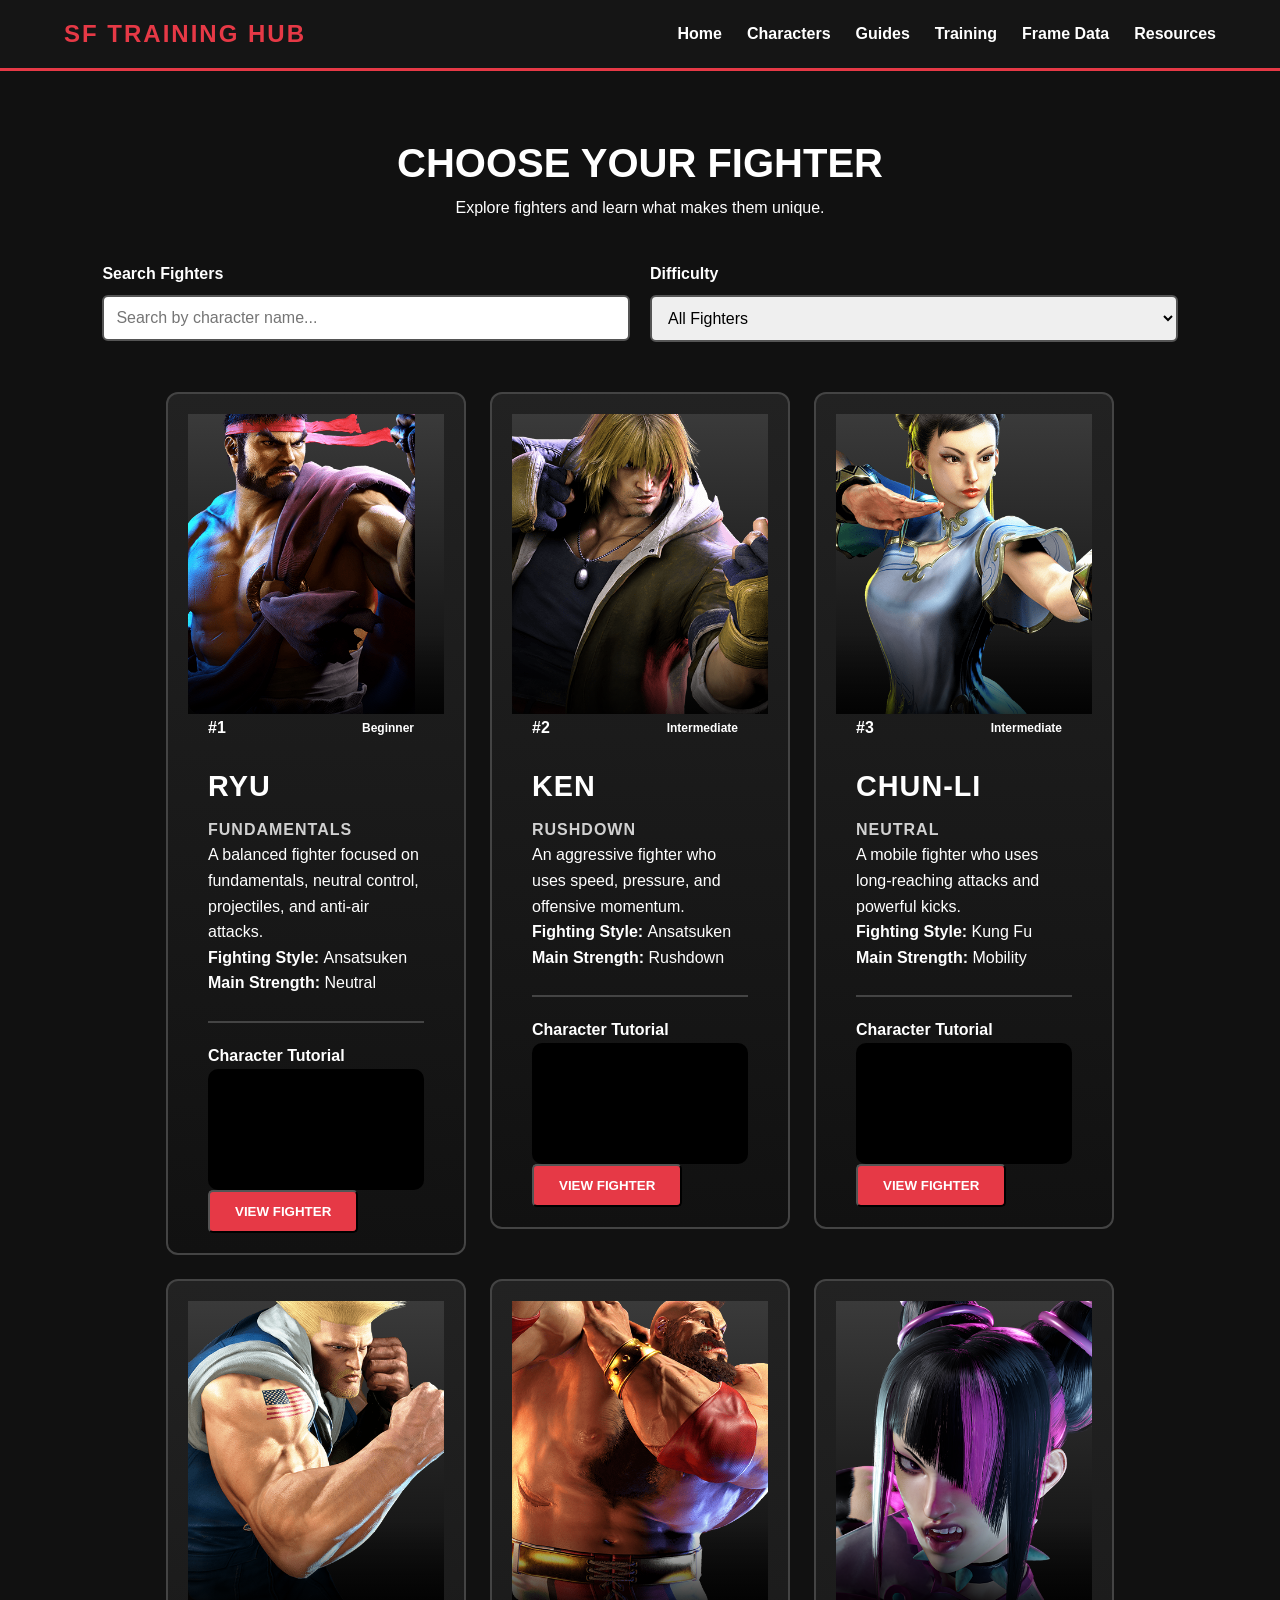
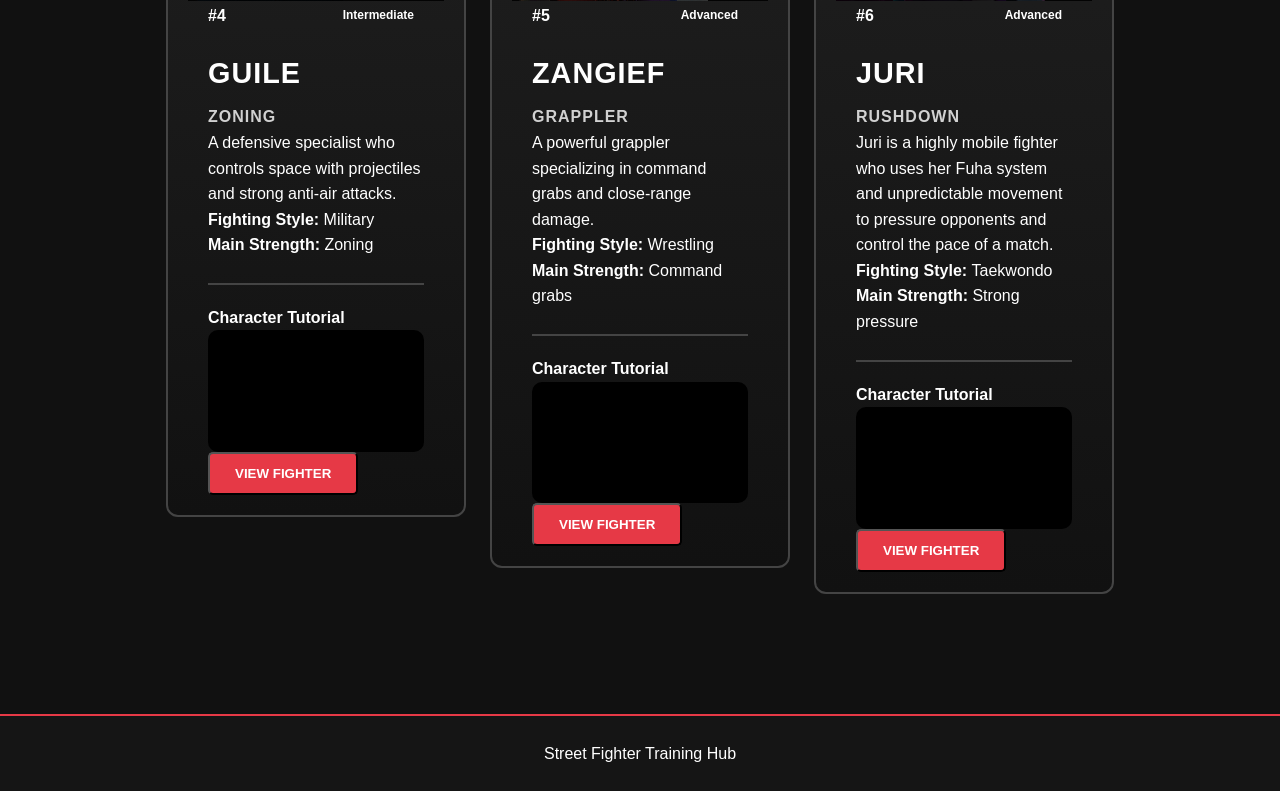
<file: characters.html>
<!DOCTYPE html>
<html lang="en">

<head>

    <meta charset="UTF-8">

    <meta
        name="viewport"
        content="width=device-width, initial-scale=1.0"
    >

    <title>Characters | SF Training Hub</title>

    <link
        rel="stylesheet"
        href="css/style.css"
    >

</head>

<body>


    <!-- Navigation -->

    <nav class="navbar">

        <div class="logo">
            SF TRAINING HUB
        </div>

        <ul class="nav-links">

            <li>
                <a href="index.html">
                    Home
                </a>
            </li>

            <li>
                <a href="characters.html">
                    Characters
                </a>
            </li>

            <li>
                <a href="guides.html">
                    Guides
                </a>
            </li>

            <li>
                <a href="training.html">
                    Training
                </a>
            </li>
<li>
    <a href="frame-data.html">
        Frame Data
    </a>
    <li>
    <a href="external.html">
        Resources
    </a>
</li>
</li>
        </ul>

    </nav>


    <!-- Character Section -->

    <main class="section">

        <div class="section-title">

            <h2>
                Choose Your Fighter
            </h2>

            <p>
                Explore fighters and learn
                what makes them unique.
            </p>

        </div>


      <!-- Character Search -->

<section class="character-controls">

    <div class="character-search">

        <label for="character-search">
            Search Fighters
        </label>

        <input
            type="text"
            id="character-search"
            placeholder="Search by character name..."
        >

    </div>


    <div class="character-filter">

        <label for="difficulty-filter">
            Difficulty
        </label>

        <select id="difficulty-filter">

            <option value="all">
                All Fighters
            </option>

            <option value="Beginner">
                Beginner
            </option>

            <option value="Intermediate">
                Intermediate
            </option>

            <option value="Advanced">
                Advanced
            </option>

        </select>

    </div>

</section>


<!-- JavaScript will put characters here -->

<div
    id="character-container"
    class="card-grid"
>

</div>


<!-- Character Details Modal -->

<div
    id="character-modal"
    class="character-modal"
>

    <div
        id="character-modal-content"
        class="modal-content"
    >

    </div>

</div>

    </main>


    <footer>

        <p>
            Street Fighter Training Hub
        </p>

    </footer>


    <script src="js/api.js"></script>

<script src="js/characters.js"></script>

</body>

</html>
</file>
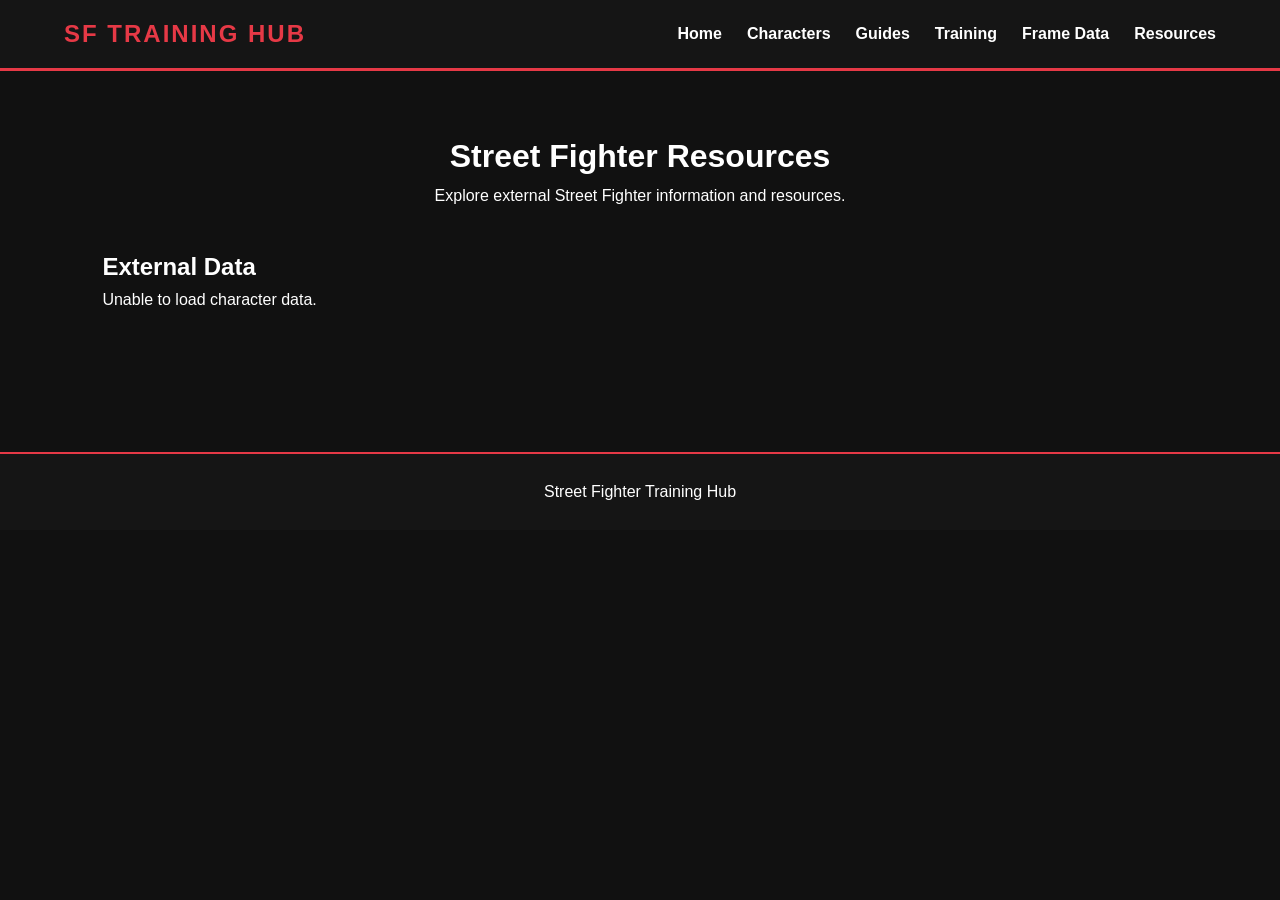
<file: external.html>
<!DOCTYPE html>
<html lang="en">

<head>

    <meta charset="UTF-8">

    <meta
        name="viewport"
        content="width=device-width, initial-scale=1.0"
    >

    <title>
        SF Resources | SF Training Hub
    </title>

    <link
        rel="stylesheet"
        href="css/style.css"
    >

</head>


<body>


    <!-- ================================
         NAVIGATION
    ================================= -->

    <nav class="navbar">

        <div class="logo">
            SF TRAINING HUB
        </div>


        <ul class="nav-links">

            <li>
                <a href="index.html">
                    Home
                </a>
            </li>


            <li>
                <a href="characters.html">
                    Characters
                </a>
            </li>


            <li>
                <a href="guides.html">
                    Guides
                </a>
            </li>


            <li>
                <a href="training.html">
                    Training
                </a>
            </li>


            <li>
                <a href="frame-data.html">
                    Frame Data
                </a>
            </li>


            <li>
                <a href="external.html">
                    Resources
                </a>
            </li>

        </ul>

    </nav>


    <!-- ================================
         MAIN CONTENT
    ================================= -->

    <main class="section">


        <div class="section-title">

            <h1>
                Street Fighter Resources
            </h1>


            <p>
                Explore external Street Fighter
                information and resources.
            </p>

        </div>


        <!-- ================================
             API STATUS
        ================================= -->

        <section class="resource-section">

            <h2>
                External Data
            </h2>


            <p id="api-status">

                Loading external data...

            </p>


            <div
                id="external-data-container"
                class="card-grid"
            >

            </div>

        </section>


    </main>


    <!-- ================================
         FOOTER
    ================================= -->

    <footer>

        <p>
            Street Fighter Training Hub
        </p>

    </footer>


    <!-- ================================
         JAVASCRIPT
    ================================= -->

    <script src="js/external.js"></script>


</body>

</html>
</file>
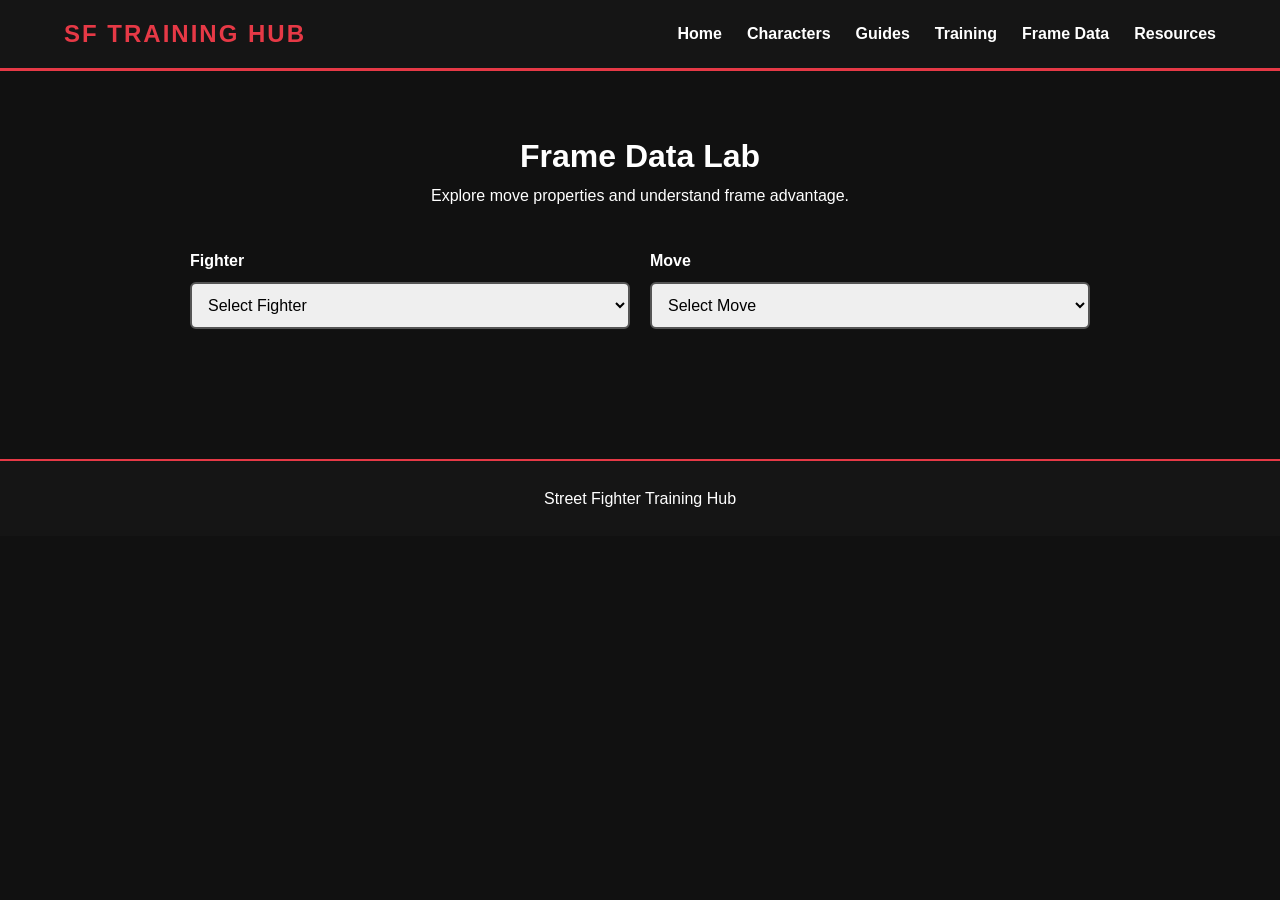
<file: frame-data.html>
<!DOCTYPE html>
<html lang="en">

<head>

    <meta charset="UTF-8">

    <meta
        name="viewport"
        content="width=device-width, initial-scale=1.0"
    >

    <title>
        Frame Data | SF Training Hub
    </title>

    <link
        rel="stylesheet"
        href="css/style.css"
    >

</head>


<body>


    <!-- ================================
         NAVIGATION
    ================================= -->

    <nav class="navbar">

        <div class="logo">
            SF TRAINING HUB
        </div>


        <ul class="nav-links">

            <li>
                <a href="index.html">
                    Home
                </a>
            </li>


            <li>
                <a href="characters.html">
                    Characters
                </a>
            </li>


            <li>
                <a href="guides.html">
                    Guides
                </a>
            </li>


            <li>
                <a href="training.html">
                    Training
                </a>
            </li>


            <li>
                <a href="frame-data.html">
                    Frame Data
                </a>
                <li>
    <a href="external.html">
        Resources
    </a>
</li>
            </li>

        </ul>

    </nav>


    <!-- ================================
         MAIN CONTENT
    ================================= -->

    <main class="section">


        <!-- ================================
             PAGE TITLE
        ================================= -->

        <div class="section-title">

            <h1>
                Frame Data Lab
            </h1>


            <p>
                Explore move properties and
                understand frame advantage.
            </p>

        </div>


        <!-- ================================
             CHARACTER AND MOVE CONTROLS
        ================================= -->

        <section class="frame-controls">


            <!-- Fighter -->

            <div class="frame-control">

                <label for="frame-character">

                    Fighter

                </label>


                <select id="frame-character">

                    <option value="">
                        Select Fighter
                    </option>

                </select>

            </div>


            <!-- Move -->

            <div class="frame-control">

                <label for="frame-move">

                    Move

                </label>


                <select id="frame-move">

                    <option value="">
                        Select Move
                    </option>

                </select>

            </div>


        </section>


        <!-- ================================
             FRAME DATA RESULT
        ================================= -->

        <section
            id="frame-result"
            class="frame-result hidden"
        >


            <!-- Move Title -->

            <h2 id="frame-move-name">

                Move

            </h2>


            <p id="frame-move-type">

                Normal

            </p>


            <!-- ================================
                 FRAME STATISTICS
            ================================= -->

            <div class="frame-stat-grid">


                <!-- Startup -->

                <div class="frame-stat">

                    <span>
                        Startup
                    </span>


                    <strong
                        id="startup-value"
                    >
                        -
                    </strong>

                </div>


                <!-- Active -->

                <div class="frame-stat">

                    <span>
                        Active
                    </span>


                    <strong
                        id="active-value"
                    >
                        -
                    </strong>

                </div>


                <!-- Recovery -->

                <div class="frame-stat">

                    <span>
                        Recovery
                    </span>


                    <strong
                        id="recovery-value"
                    >
                        -
                    </strong>

                </div>


                <!-- On Hit -->

                <div class="frame-stat">

                    <span>
                        On Hit
                    </span>


                    <strong
                        id="hit-value"
                    >
                        -
                    </strong>

                </div>


                <!-- On Block -->

                <div class="frame-stat">

                    <span>
                        On Block
                    </span>


                    <strong
                        id="block-value"
                    >
                        -
                    </strong>

                </div>


            </div>


            <!-- ================================
                 VISUAL BAR CHART
            ================================= -->

            <div class="frame-chart-section">

                <h2>
                    Frame Visualization
                </h2>


                <div class="frame-bars">


                    <!-- Startup Bar -->

                    <div class="frame-bar-row">

                        <span>
                            Startup
                        </span>


                        <div class="frame-bar">

                            <div
                                id="startup-bar"
                                class="frame-bar-fill"
                            >

                            </div>

                        </div>


                        <strong
                            id="startup-chart-value"
                        >
                            0
                        </strong>

                    </div>


                    <!-- Active Bar -->

                    <div class="frame-bar-row">

                        <span>
                            Active
                        </span>


                        <div class="frame-bar">

                            <div
                                id="active-bar"
                                class="frame-bar-fill"
                            >

                            </div>

                        </div>


                        <strong
                            id="active-chart-value"
                        >
                            0
                        </strong>

                    </div>


                    <!-- Recovery Bar -->

                    <div class="frame-bar-row">

                        <span>
                            Recovery
                        </span>


                        <div class="frame-bar">

                            <div
                                id="recovery-bar"
                                class="frame-bar-fill"
                            >

                            </div>

                        </div>


                        <strong
                            id="recovery-chart-value"
                        >
                            0
                        </strong>

                    </div>


                </div>

            </div>


            <!-- ================================
                 FRAME TIMELINE
            ================================= -->

            <section
                class="frame-timeline-section"
            >

                <h2>
                    Frame Timeline
                </h2>


                <p class="timeline-description">

                    A visual representation of the
                    move's startup, active, and
                    recovery frames.

                </p>


                <!-- Timeline -->

                <div class="timeline">


                    <!-- Timeline Scale -->

                    <div class="timeline-scale">

                        <span>
                            0
                        </span>

                        <span>
                            5
                        </span>

                        <span>
                            10
                        </span>

                        <span>
                            15
                        </span>

                        <span>
                            20
                        </span>

                    </div>


                    <!-- Startup -->

                    <div class="timeline-row">

                        <span class="timeline-label">

                            Startup

                        </span>


                        <div class="timeline-track">

                            <div
                                id="timeline-startup"
                                class="timeline-segment startup-segment"
                            >

                            </div>

                        </div>

                    </div>


                    <!-- Active -->

                    <div class="timeline-row">

                        <span class="timeline-label">

                            Active

                        </span>


                        <div class="timeline-track">

                            <div
                                id="timeline-active"
                                class="timeline-segment active-segment"
                            >

                            </div>

                        </div>

                    </div>


                    <!-- Recovery -->

                    <div class="timeline-row">

                        <span class="timeline-label">

                            Recovery

                        </span>


                        <div class="timeline-track">

                            <div
                                id="timeline-recovery"
                                class="timeline-segment recovery-segment"
                            >

                            </div>

                        </div>

                    </div>


                </div>

            </section>


            <!-- ================================
                 FRAME DATA EXPLANATION
            ================================= -->

            <section class="frame-explanation">

                <h2>
                    Understanding Frame Data
                </h2>


                <p>
                    Frame data describes how long
                    different parts of an attack take
                    to happen. Understanding these
                    values can help players determine
                    when they can attack, defend, or
                    punish an opponent.
                </p>


                <div class="explanation-grid">


                    <!-- Startup -->

                    <article class="explanation-card">

                        <h3>
                            Startup
                        </h3>


                        <p>

                            The number of frames before
                            the attack becomes active.

                            Lower startup values
                            generally mean the attack
                            comes out faster.

                        </p>

                    </article>


                    <!-- Active -->

                    <article class="explanation-card">

                        <h3>
                            Active
                        </h3>


                        <p>

                            The frames during which the
                            attack's hitbox is active.

                            These are the frames where
                            the attack can connect with
                            an opponent.

                        </p>

                    </article>


                    <!-- Recovery -->

                    <article class="explanation-card">

                        <h3>
                            Recovery
                        </h3>


                        <p>

                            The frames after the active
                            portion where the character
                            returns toward a neutral
                            state.

                            Longer recovery generally
                            gives the opponent more time
                            to respond.

                        </p>

                    </article>


                    <!-- On Hit -->

                    <article class="explanation-card">

                        <h3>
                            On Hit
                        </h3>


                        <p>

                            The frame advantage or
                            disadvantage when the attack
                            successfully hits the
                            opponent.

                            Positive values generally
                            mean the attacker recovers
                            first.

                        </p>

                    </article>


                    <!-- On Block -->

                    <article class="explanation-card">

                        <h3>
                            On Block
                        </h3>


                        <p>

                            The frame advantage or
                            disadvantage after the
                            opponent blocks the attack.

                            Negative values can mean
                            the attacker recovers later.

                        </p>

                    </article>


                </div>

            </section>


        </section>


    </main>


    <!-- ================================
         FOOTER
    ================================= -->

    <footer>

        <p>
            Street Fighter Training Hub
        </p>

    </footer>


    <!-- ================================
         JAVASCRIPT
    ================================= -->

    <script src="js/api.js"></script>

    <script src="js/frame-data.js"></script>


</body>

</html>
</file>
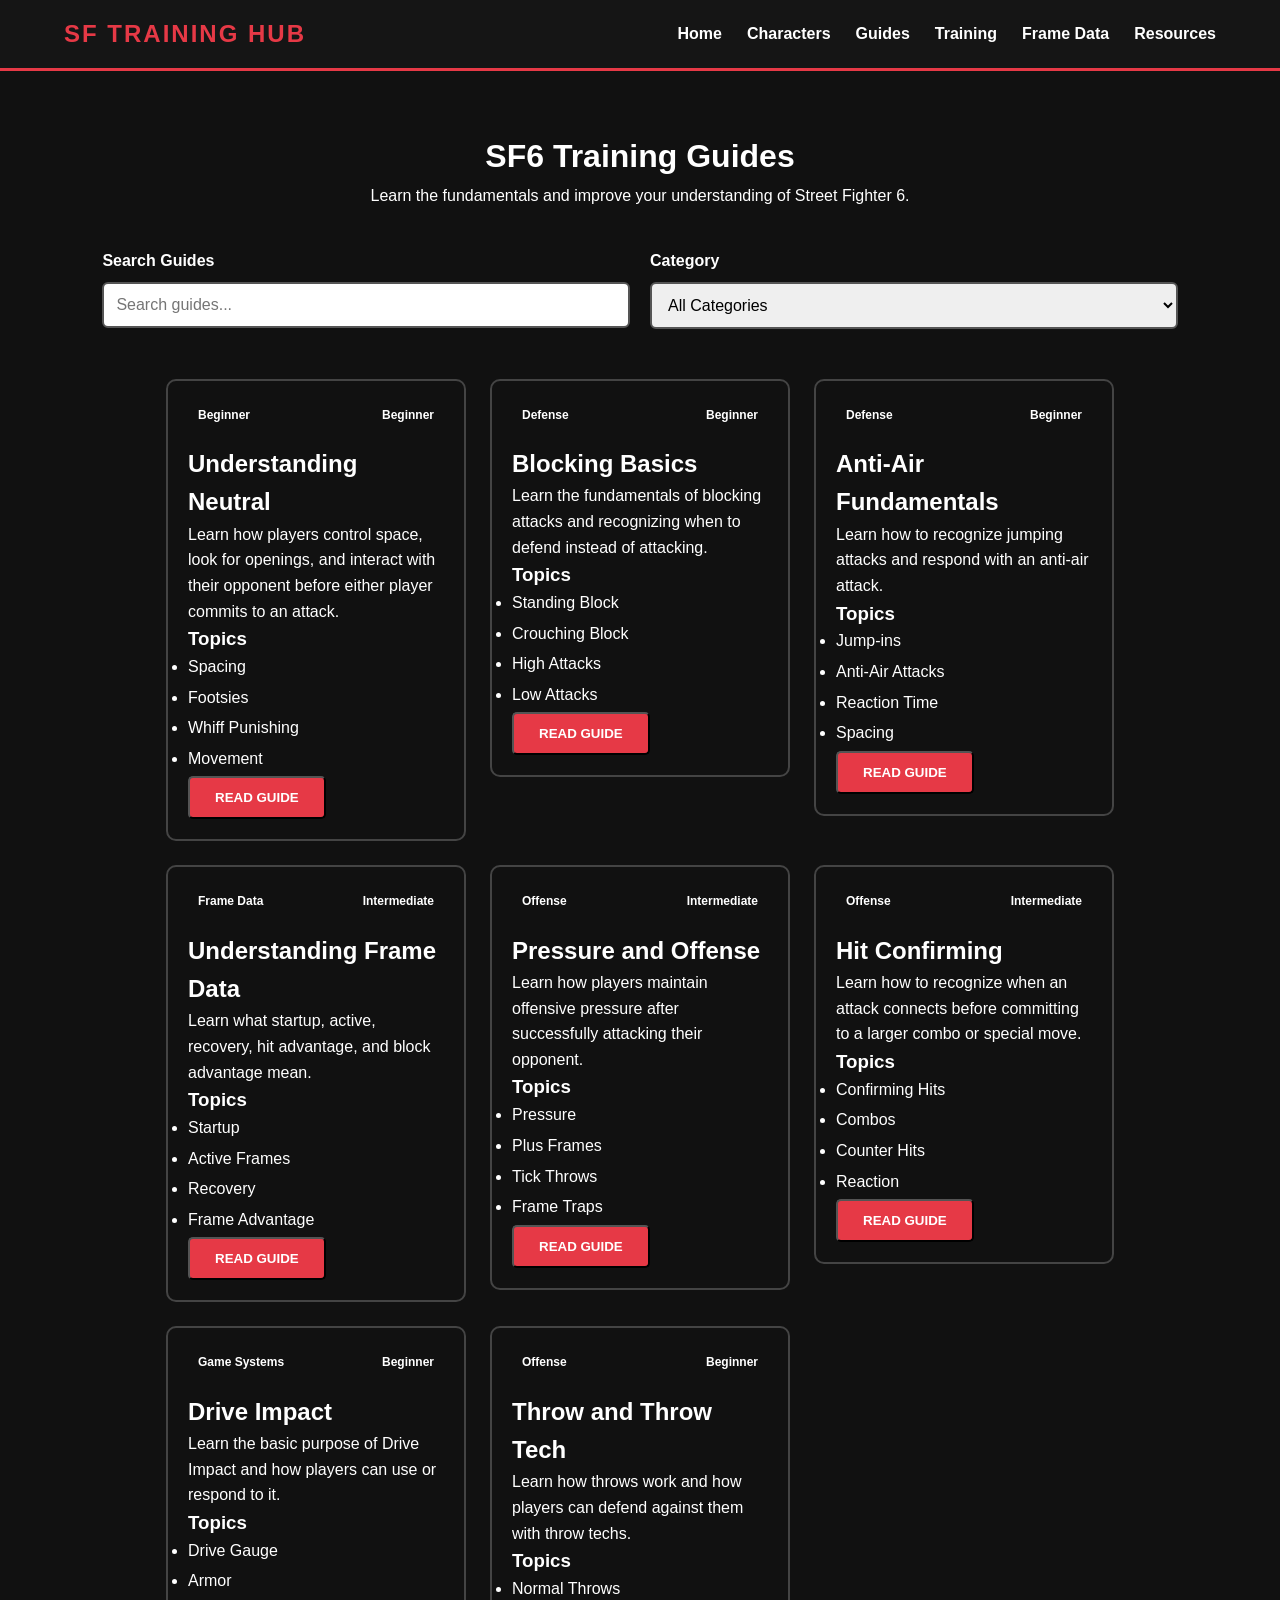
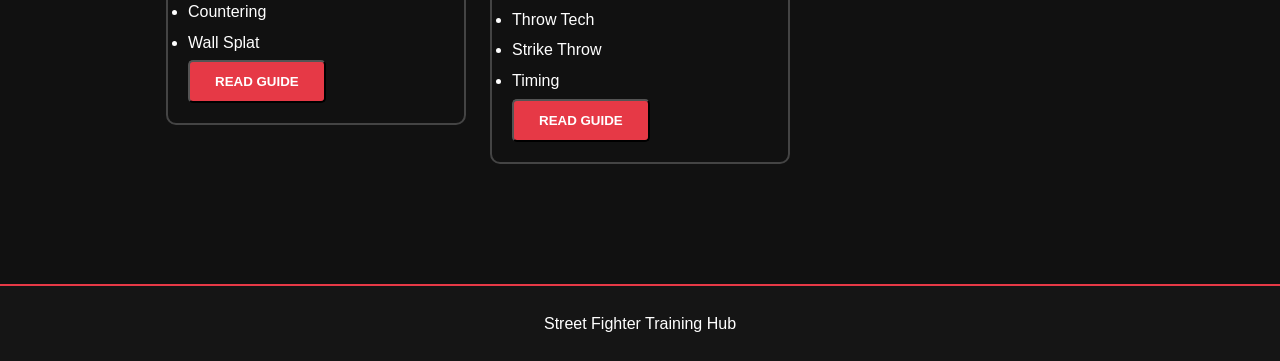
<file: guides.html>
<!DOCTYPE html>
<html lang="en">

<head>

    <meta charset="UTF-8">

    <meta
        name="viewport"
        content="width=device-width, initial-scale=1.0"
    >

    <title>
        Guides | SF Training Hub
    </title>

    <link
        rel="stylesheet"
        href="css/style.css"
    >

</head>


<body>


    <!-- ================================
         NAVIGATION
    ================================= -->

    <nav class="navbar">

        <div class="logo">
            SF TRAINING HUB
        </div>


        <ul class="nav-links">

            <li>
                <a href="index.html">
                    Home
                </a>
            </li>


            <li>
                <a href="characters.html">
                    Characters
                </a>
            </li>


            <li>
                <a href="guides.html">
                    Guides
                </a>
            </li>


            <li>
                <a href="training.html">
                    Training

                    <li>
    <a href="frame-data.html">
        Frame Data
    </a>
    <li>
    <a href="external.html">
        Resources
    </a>
</li>
</li>
                </a>
            </li>

        </ul>

    </nav>


    <!-- ================================
         GUIDE CONTENT
    ================================= -->

    <main class="section">


        <div class="section-title">

            <h1>
                SF6 Training Guides
            </h1>


            <p>
                Learn the fundamentals and
                improve your understanding
                of Street Fighter 6.
            </p>

        </div>


        <!-- Search and Filter -->

        <section class="guide-controls">


            <div class="guide-search">

                <label for="guide-search">

                    Search Guides

                </label>


                <input
                    type="text"
                    id="guide-search"
                    placeholder="Search guides..."
                >

            </div>


            <div class="guide-filter">

                <label for="guide-category">

                    Category

                </label>


                <select id="guide-category">

                    <option value="all">
                        All Categories
                    </option>


                    <option value="Beginner">
                        Beginner
                    </option>


                    <option value="Offense">
                        Offense
                    </option>


                    <option value="Defense">
                        Defense
                    </option>


                    <option value="Frame Data">
                        Frame Data
                    </option>


                    <option value="Game Systems">
                        Game Systems
                    </option>

                </select>

            </div>


        </section>


        <!-- Guide Cards -->

        <div
            id="guide-container"
            class="card-grid"
        >

        </div>


    </main>


    <!-- ================================
         GUIDE MODAL
    ================================= -->

    <div
        id="guide-modal"
        class="character-modal"
    >

        <div
            id="guide-modal-content"
            class="modal-content"
        >

        </div>

    </div>


    <!-- ================================
         FOOTER
    ================================= -->

    <footer>

        <p>
            Street Fighter Training Hub
        </p>

    </footer>


    <!-- JavaScript -->

    <script src="js/api.js"></script>

    <script src="js/guides.js"></script>


</body>

</html>
</file>
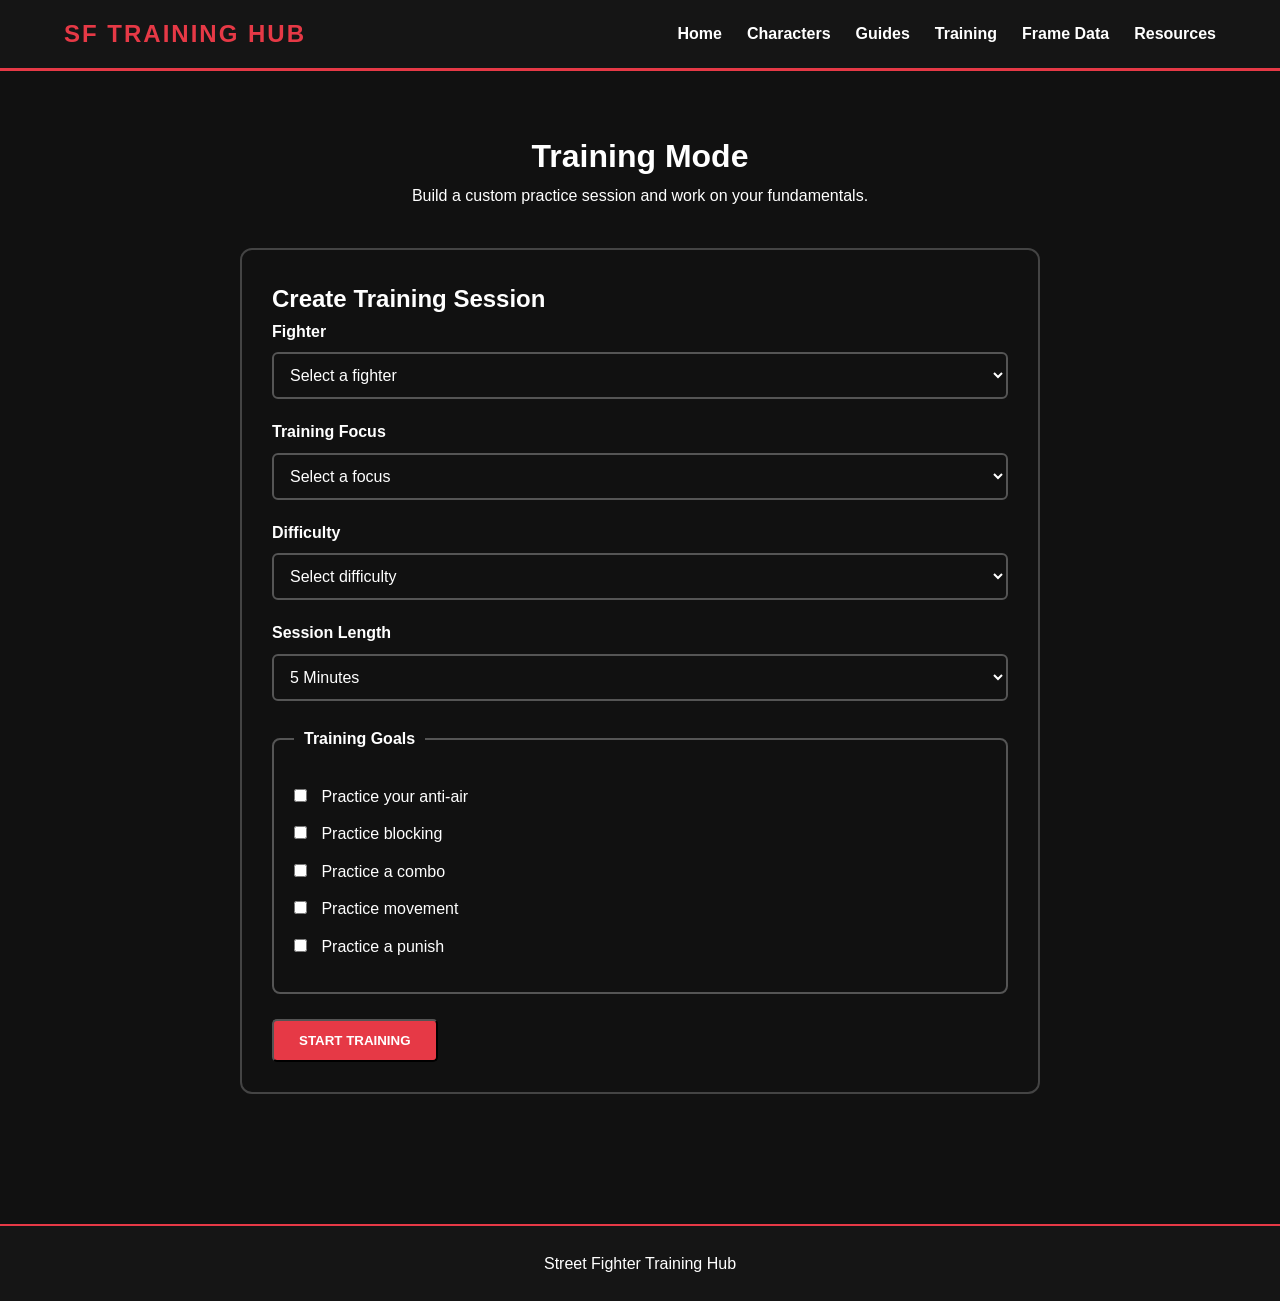
<file: training.html>
<!DOCTYPE html>
<html lang="en">

<head>

    <meta charset="UTF-8">

    <meta
        name="viewport"
        content="width=device-width, initial-scale=1.0"
    >

    <title>
        Training | SF Training Hub
    </title>

    <link
        rel="stylesheet"
        href="css/style.css"
    >

</head>


<body>


    <!-- ================================
         NAVIGATION
    ================================= -->

    <nav class="navbar">

        <div class="logo">
            SF TRAINING HUB
        </div>


        <ul class="nav-links">

            <li>
                <a href="index.html">
                    Home
                </a>
            </li>


            <li>
                <a href="characters.html">
                    Characters
                </a>
            </li>


            <li>
                <a href="guides.html">
                    Guides
                </a>
            </li>


            <li>
                <a href="training.html">
                    Training
                </a>
            </li>
            <li>
    <a href="frame-data.html">
        Frame Data
    </a>
    <li>
    <a href="external.html">
        Resources
    </a>
</li>
</li>

        </ul>

    </nav>


    <!-- ================================
         MAIN CONTENT
    ================================= -->

    <main class="section">


        <div class="section-title">

            <h1>
                Training Mode
            </h1>


            <p>
                Build a custom practice session
                and work on your fundamentals.
            </p>

        </div>


        <!-- ================================
             TRAINING SETUP
        ================================= -->

        <section
            id="training-setup"
            class="training-panel"
        >

            <h2>
                Create Training Session
            </h2>


            <form id="training-form">


                <!-- Character -->

                <div class="form-group">

                    <label for="training-character">

                        Fighter

                    </label>


                    <select
                        id="training-character"
                        required
                    >

                        <option value="">
                            Select a fighter
                        </option>

                    </select>

                </div>


                <!-- Category -->

                <div class="form-group">

                    <label for="training-category">

                        Training Focus

                    </label>


                    <select
                        id="training-category"
                        required
                    >

                        <option value="">
                            Select a focus
                        </option>


                        <option value="Neutral">
                            Neutral
                        </option>


                        <option value="Offense">
                            Offense
                        </option>


                        <option value="Defense">
                            Defense
                        </option>


                        <option value="Combos">
                            Combos
                        </option>


                        <option value="Movement">
                            Movement
                        </option>

                    </select>

                </div>


                <!-- Difficulty -->

                <div class="form-group">

                    <label for="training-difficulty">

                        Difficulty

                    </label>


                    <select
                        id="training-difficulty"
                        required
                    >

                        <option value="">
                            Select difficulty
                        </option>


                        <option value="Beginner">
                            Beginner
                        </option>


                        <option value="Intermediate">
                            Intermediate
                        </option>


                        <option value="Advanced">
                            Advanced
                        </option>

                    </select>

                </div>


                <!-- Duration -->

                <div class="form-group">

                    <label for="training-duration">

                        Session Length

                    </label>


                    <select
                        id="training-duration"
                        required
                    >

                        <option value="5">
                            5 Minutes
                        </option>


                        <option value="10">
                            10 Minutes
                        </option>


                        <option value="15">
                            15 Minutes
                        </option>


                        <option value="30">
                            30 Minutes
                        </option>

                    </select>

                </div>


                <!-- Goals -->

                <fieldset class="training-goals">

                    <legend>
                        Training Goals
                    </legend>


                    <label>

                        <input
                            type="checkbox"
                            name="goal"
                            value="Practice your anti-air"
                        >

                        Practice your anti-air

                    </label>


                    <label>

                        <input
                            type="checkbox"
                            name="goal"
                            value="Practice blocking"
                        >

                        Practice blocking

                    </label>


                    <label>

                        <input
                            type="checkbox"
                            name="goal"
                            value="Practice a combo"
                        >

                        Practice a combo

                    </label>


                    <label>

                        <input
                            type="checkbox"
                            name="goal"
                            value="Practice movement"
                        >

                        Practice movement

                    </label>


                    <label>

                        <input
                            type="checkbox"
                            name="goal"
                            value="Practice a punish"
                        >

                        Practice a punish

                    </label>

                </fieldset>


                <button
                    type="submit"
                    class="btn"
                >

                    START TRAINING

                </button>


            </form>

        </section>


        <!-- ================================
             ACTIVE TRAINING SESSION
        ================================= -->

        <section
            id="training-session"
            class="training-panel hidden"
        >

            <div class="training-session-header">

                <h2>
                    Training Session
                </h2>


                <button
                    id="end-session"
                    class="btn secondary-button"
                >

                    END SESSION

                </button>

            </div>


            <div
                id="session-summary"
                class="session-summary"
            >

            </div>


            <!-- Progress -->

            <div class="progress-section">

                <div class="progress-label">

                    <span>
                        Progress
                    </span>


                    <span id="progress-text">
                        0%
                    </span>

                </div>


                <div class="progress-bar">

                    <div
                        id="progress-fill"
                    >

                    </div>

                </div>

            </div>


            <!-- Goals -->

            <div
                id="active-goals"
                class="active-goals"
            >

            </div>

        </section>


    </main>


    <!-- ================================
         FOOTER
    ================================= -->

    <footer>

        <p>
            Street Fighter Training Hub
        </p>

    </footer>


    <!-- JavaScript -->

    <script src="js/api.js"></script>

    <script src="js/training.js"></script>


</body>

</html>
</file>
<file: css/style.css>
/* =========================================
   STREET FIGHTER TRAINING HUB
   Main Stylesheet
========================================= */

/* ---------- GENERAL ---------- */

* {
    margin: 0;
    padding: 0;
    box-sizing: border-box;
}

body {
    font-family: Arial, sans-serif;
    background-color: #111;
    color: white;
    line-height: 1.6;
}

a {
    text-decoration: none;
    color: inherit;
}

img {
    max-width: 100%;
    display: block;
}

/* ---------- NAVIGATION ---------- */

.navbar {
    background-color: #151515;
    border-bottom: 3px solid #e63946;
    padding: 15px 5%;
    display: flex;
    justify-content: space-between;
    align-items: center;
    position: sticky;
    top: 0;
    z-index: 1000;
}

.logo {
    font-size: 1.5rem;
    font-weight: bold;
    color: #e63946;
    letter-spacing: 2px;
}

.nav-links {
    display: flex;
    gap: 25px;
    list-style: none;
}

.nav-links a {
    font-weight: bold;
    transition: 0.3s;
}

.nav-links a:hover {
    color: #e63946;
}

/* ---------- HERO ---------- */

.hero {
    min-height: 80vh;
    background: linear-gradient(
        rgba(0, 0, 0, 0.65),
        rgba(0, 0, 0, 0.8)
    ),
    url("assets/images/hero.jpg");

    background-size: cover;
    background-position: center;

    display: flex;
    justify-content: center;
    align-items: center;
    text-align: center;

    padding: 40px 20px;
}

.hero-content {
    max-width: 800px;
}

.hero h1 {
    font-size: 4rem;
    text-transform: uppercase;
    margin-bottom: 20px;
}

.hero p {
    font-size: 1.2rem;
    margin-bottom: 30px;
}

/* ---------- BUTTONS ---------- */

.btn {
    display: inline-block;
    background-color: #e63946;
    color: white;

    padding: 12px 25px;

    border-radius: 5px;

    font-weight: bold;

    transition: 0.3s;
}

.btn:hover {
    background-color: #ff4d5a;
    transform: scale(1.05);
}

/* ---------- GENERAL SECTIONS ---------- */

.section {
    padding: 60px 8%;
}

.section-title {
    text-align: center;
    margin-bottom: 40px;
}

.section-title h2 {
    font-size: 2.5rem;
    text-transform: uppercase;
}

/* ---------- CARDS ---------- */

.card-grid {
    display: grid;

    grid-template-columns:
        repeat(auto-fit, minmax(250px, 1fr));

    gap: 25px;
}

.card {
    background-color: #1c1c1c;

    border: 1px solid #333;

    border-radius: 10px;

    padding: 25px;

    transition: 0.3s;
}

.card:hover {
    transform: translateY(-8px);

    border-color: #e63946;

    box-shadow:
        0 10px 30px rgba(230, 57, 70, 0.25);
}

.card h3 {
    margin-bottom: 10px;
    color: #e63946;
}

/* ---------- CHARACTER CARDS ---------- */

.character-card {
    overflow: hidden;
    padding: 0;
}

.character-card img {
    width: 100%;
    height: 300px;
    object-fit: cover;
}

.character-info {
    padding: 20px;
}

.character-info h3 {
    font-size: 1.8rem;
}

/* ---------- FORMS ---------- */

.training-form {
    max-width: 700px;

    margin: 0 auto;

    background-color: #1c1c1c;

    padding: 30px;

    border-radius: 10px;

    border: 1px solid #333;
}

.form-group {
    margin-bottom: 25px;
}

.form-group label {
    display: block;

    margin-bottom: 8px;

    font-weight: bold;
}

.form-group input,
.form-group select {
    width: 100%;

    padding: 12px;

    background-color: #111;

    border: 1px solid #555;

    border-radius: 5px;

    color: white;
}

/* ---------- RADIO / CHECKBOX ---------- */

.checkbox-group,
.radio-group {
    display: flex;

    flex-wrap: wrap;

    gap: 15px;
}

.checkbox-group label,
.radio-group label {
    font-weight: normal;
}

/* ---------- TRAINING RESULT ---------- */

.training-result {
    max-width: 700px;

    margin: 30px auto 0;

    background-color: #1c1c1c;

    border-left: 5px solid #e63946;

    padding: 25px;

    display: none;
}

.training-result h3 {
    color: #e63946;

    margin-bottom: 15px;
}

.training-result ul {
    padding-left: 25px;
}

/* ---------- GUIDE ACCORDION ---------- */

.guide-item {
    background-color: #1c1c1c;

    margin-bottom: 15px;

    border-radius: 5px;

    overflow: hidden;
}

.guide-question {
    width: 100%;

    padding: 20px;

    background-color: #222;

    color: white;

    border: none;

    text-align: left;

    font-size: 1rem;

    font-weight: bold;

    cursor: pointer;
}

.guide-question:hover {
    background-color: #333;
}

.guide-answer {
    display: none;

    padding: 20px;
}

/* ---------- FOOTER ---------- */

footer {
    background-color: #151515;

    text-align: center;

    padding: 25px;

    margin-top: 40px;

    border-top: 2px solid #e63946;
}

/* ---------- RESPONSIVE DESIGN ---------- */

@media (max-width: 768px) {

    .navbar {
        flex-direction: column;

        gap: 15px;
    }

    .nav-links {
        gap: 12px;

        flex-wrap: wrap;

        justify-content: center;
    }

    .hero h1 {
        font-size: 2.5rem;
    }

    .section {
        padding: 40px 5%;
    }
}
/* =========================================
   CHARACTER CONTROLS
========================================= */

.character-controls {

    display: flex;

    gap: 20px;

    margin-bottom: 30px;

    flex-wrap: wrap;

}


.character-search,
.character-filter {

    flex: 1;

    min-width: 250px;

}


.character-search label,
.character-filter label {

    display: block;

    margin-bottom: 8px;

    font-weight: bold;

}


.character-search input,
.character-filter select {

    width: 100%;

    padding: 12px;

    border: 2px solid #555;

    border-radius: 6px;

    font-size: 16px;

    box-sizing: border-box;

}


/* =========================================
   CHARACTER CARDS
========================================= */

.character-card {

    padding: 20px;

    border-radius: 10px;

    border: 2px solid #444;

    transition:
        transform 0.2s ease,
        box-shadow 0.2s ease;

}


.character-card:hover {

    transform: translateY(-5px);

    box-shadow:
        0 10px 25px
        rgba(0, 0, 0, 0.3);

}


.character-card-header {

    display: flex;

    justify-content: space-between;

    align-items: center;

    margin-bottom: 15px;

}


.character-id {

    font-weight: bold;

}


.difficulty {

    padding: 5px 10px;

    border-radius: 20px;

    font-size: 12px;

    font-weight: bold;

}


.character-role {

    font-weight: bold;

    text-transform: uppercase;

}


/* =========================================
   CHARACTER MODAL
========================================= */

.character-modal {

    position: fixed;

    top: 0;

    left: 0;

    width: 100%;

    height: 100%;

    background:
        rgba(0, 0, 0, 0.75);

    display: flex;

    justify-content: center;

    align-items: center;

    padding: 20px;

    box-sizing: border-box;

    opacity: 0;

    visibility: hidden;

    transition:
        opacity 0.3s ease;

    z-index: 1000;

}


.character-modal.show {

    opacity: 1;

    visibility: visible;

}


.modal-content {

    position: relative;

    width: 100%;

    max-width: 700px;

    max-height: 85vh;

    overflow-y: auto;

    padding: 30px;

    border-radius: 12px;

    background: white;

    color: #111;

    box-sizing: border-box;

}


.modal-close {

    position: absolute;

    top: 10px;

    right: 15px;

    border: none;

    background: none;

    font-size: 32px;

    cursor: pointer;

}


.modal-content h2 {

    font-size: 36px;

    margin-top: 0;

}


.modal-content h3 {

    margin-top: 25px;

}


.modal-content li {

    margin-bottom: 8px;

}
/* =========================================
   GUIDE CONTROLS
========================================= */

.guide-controls {

    display: flex;

    gap: 20px;

    margin-bottom: 30px;

    flex-wrap: wrap;

}


.guide-search,
.guide-filter {

    flex: 1;

    min-width: 250px;

}


.guide-search label,
.guide-filter label {

    display: block;

    margin-bottom: 8px;

    font-weight: bold;

}


.guide-search input,
.guide-filter select {

    width: 100%;

    padding: 12px;

    border: 2px solid #555;

    border-radius: 6px;

    font-size: 16px;

    box-sizing: border-box;

}


/* =========================================
   GUIDE CARDS
========================================= */

.guide-card {

    padding: 20px;

    border-radius: 10px;

    border: 2px solid #444;

    transition:
        transform 0.2s ease,
        box-shadow 0.2s ease;

}


.guide-card:hover {

    transform: translateY(-5px);

    box-shadow:
        0 10px 25px
        rgba(0, 0, 0, 0.3);

}


.guide-header {

    display: flex;

    justify-content: space-between;

    align-items: center;

    margin-bottom: 15px;

    gap: 10px;

}


.guide-category,
.guide-difficulty {

    padding: 5px 10px;

    border-radius: 20px;

    font-size: 12px;

    font-weight: bold;

}


.guide-card h2 {

    margin-top: 10px;

}


.guide-card li {

    margin-bottom: 5px;

}
/* =========================================
   TRAINING PAGE
========================================= */

.training-panel {

    max-width: 800px;

    margin: 0 auto 30px auto;

    padding: 30px;

    border-radius: 12px;

    border: 2px solid #444;

}


/* =========================================
   FORM
========================================= */

.form-group {

    margin-bottom: 20px;

}


.form-group label {

    display: block;

    margin-bottom: 8px;

    font-weight: bold;

}


.form-group select {

    width: 100%;

    padding: 12px;

    border: 2px solid #555;

    border-radius: 6px;

    font-size: 16px;

}


/* =========================================
   TRAINING GOALS
========================================= */

.training-goals {

    margin: 25px 0;

    padding: 20px;

    border-radius: 8px;

    border: 2px solid #555;

}


.training-goals legend {

    padding: 0 10px;

    font-weight: bold;

}


.training-goals label {

    display: block;

    margin: 12px 0;

    cursor: pointer;

}


.training-goals input {

    margin-right: 10px;

}


/* =========================================
   SESSION
========================================= */

.training-session-header {

    display: flex;

    justify-content: space-between;

    align-items: center;

    gap: 20px;

    margin-bottom: 25px;

}


.secondary-button {

    background: transparent;

    border: 2px solid currentColor;

}


/* =========================================
   SESSION SUMMARY
========================================= */

.session-summary {

    display: grid;

    grid-template-columns:
        repeat(2, 1fr);

    gap: 15px;

    margin-bottom: 30px;

}


.summary-item {

    display: flex;

    flex-direction: column;

    gap: 5px;

    padding: 15px;

    border-radius: 8px;

    border: 1px solid #555;

}


/* =========================================
   PROGRESS
========================================= */

.progress-section {

    margin-bottom: 30px;

}


.progress-label {

    display: flex;

    justify-content: space-between;

    margin-bottom: 8px;

    font-weight: bold;

}


.progress-bar {

    width: 100%;

    height: 20px;

    overflow: hidden;

    border-radius: 20px;

    background: #ddd;

}


#progress-fill {

    width: 0%;

    height: 100%;

    transition:
        width 0.4s ease;

}


/* =========================================
   ACTIVE GOALS
========================================= */

.active-goals {

    display: flex;

    flex-direction: column;

    gap: 12px;

}


.training-goal {

    padding: 15px;

    border-radius: 8px;

    border: 2px solid #555;

}


.training-goal label {

    display: flex;

    align-items: center;

    gap: 10px;

    cursor: pointer;

}


.training-goal input {

    width: 20px;

    height: 20px;

}


/* =========================================
   HIDDEN
========================================= */

.hidden {

    display: none;

}


/* =========================================
   MOBILE
========================================= */

@media (max-width: 600px) {

    .session-summary {

        grid-template-columns:
            1fr;

    }


    .training-session-header {

        flex-direction: column;

        align-items: stretch;

    }

}
/* =========================================
   FRAME DATA
========================================= */

.frame-controls {

    display: grid;

    grid-template-columns:
        repeat(2, 1fr);

    gap: 20px;

    max-width: 900px;

    margin: 0 auto 30px auto;

}


.frame-control label {

    display: block;

    margin-bottom: 8px;

    font-weight: bold;

}


.frame-control select {

    width: 100%;

    padding: 12px;

    border: 2px solid #555;

    border-radius: 6px;

    font-size: 16px;

}


/* =========================================
   FRAME RESULT
========================================= */

.frame-result {

    max-width: 900px;

    margin: 0 auto;

    padding: 30px;

    border: 2px solid #444;

    border-radius: 12px;

}


.frame-result h2 {

    margin-top: 0;

}


#frame-move-type {

    font-weight: bold;

}


/* =========================================
   FRAME STATISTICS
========================================= */

.frame-stat-grid {

    display: grid;

    grid-template-columns:
        repeat(5, 1fr);

    gap: 12px;

    margin: 30px 0;

}


.frame-stat {

    display: flex;

    flex-direction: column;

    align-items: center;

    gap: 8px;

    padding: 20px 10px;

    border: 2px solid #555;

    border-radius: 8px;

}


.frame-stat span {

    font-size: 14px;

}


.frame-stat strong {

    font-size: 28px;

}


/* =========================================
   FRAME CHART
========================================= */

.frame-chart-section {

    margin-top: 30px;

}


.frame-bars {

    display: flex;

    flex-direction: column;

    gap: 20px;

}


.frame-bar-row {

    display: grid;

    grid-template-columns:
        100px 1fr 50px;

    align-items: center;

    gap: 15px;

}


/* =========================================
   FRAME DATA BARS
========================================= */

.frame-bars {

    display: flex;

    flex-direction: column;

    gap: 20px;

    width: 100%;

}


.frame-bar-row {

    display: grid;

    grid-template-columns:
        100px 1fr 50px;

    align-items: center;

    gap: 15px;

    width: 100%;

}


.frame-bar {

    width: 100%;

    height: 25px;

    overflow: hidden;

    border-radius: 20px;

    background: #ddd;

}


.frame-bar-fill {

    display: block;

    width: 0%;

    height: 100%;

    min-width: 0;

    border-radius: 20px;

    background: #e63946;

    transition: width 0.6s ease-in-out;

}


/* =========================================
   MOBILE FRAME DATA
========================================= */

@media (max-width: 700px) {

    .frame-controls {

        grid-template-columns:
            1fr;

    }


    .frame-stat-grid {

        grid-template-columns:
            repeat(2, 1fr);

    }


    .frame-bar-row {

        grid-template-columns:
            80px 1fr 40px;

    }

}
/* =========================================
   FRAME TIMELINE
========================================= */

.frame-timeline-section {

    margin-top: 40px;

    padding-top: 30px;

    border-top: 2px solid #444;

}


.timeline-description {

    margin-bottom: 25px;

}


/* =========================================
   TIMELINE SCALE
========================================= */

.timeline {

    width: 100%;

}


.timeline-scale {

    display: grid;

    grid-template-columns:
        repeat(5, 1fr);

    margin-left: 100px;

    margin-bottom: 10px;

    font-size: 12px;

}


.timeline-scale span {

    text-align: center;

}


/* =========================================
   TIMELINE ROW
========================================= */

.timeline-row {

    display: grid;

    grid-template-columns:
        100px 1fr;

    align-items: center;

    gap: 15px;

    margin-bottom: 15px;

}


.timeline-label {

    font-weight: bold;

}


/* =========================================
   TIMELINE TRACK
========================================= */

.timeline-track {

    position: relative;

    width: 100%;

    height: 30px;

    overflow: hidden;

    border-radius: 6px;

    background:
        repeating-linear-gradient(
            to right,
            transparent,
            transparent calc(25% - 1px),
            #888 calc(25% - 1px),
            #888 25%
        );

    border: 1px solid #555;

}


/* =========================================
   TIMELINE SEGMENTS
========================================= */

.timeline-segment {

    position: absolute;

    top: 0;

    height: 100%;

    width: 0%;

    transition:
        width 0.6s ease,
        left 0.6s ease;

}


/* =========================================
   TIMELINE COLORS
========================================= */

.startup-segment {

    left: 0;

    background: #e63946;

}


.active-segment {

    left: 0;

    background: #f4a261;

}


.recovery-segment {

    left: 0;

    background: #457b9d;

}
/* =========================================
   FRAME DATA EXPLANATION
========================================= */

.frame-explanation {

    margin-top: 40px;

    padding-top: 30px;

    border-top: 2px solid #444;

}


.explanation-grid {

    display: grid;

    grid-template-columns:
        repeat(2, 1fr);

    gap: 20px;

    margin-top: 20px;

}


.explanation-card {

    padding: 20px;

    border: 2px solid #555;

    border-radius: 10px;

}


.explanation-card h3 {

    margin-top: 0;

}


.explanation-card p {

    line-height: 1.6;

}


/* =========================================
   EXPLANATION MOBILE
========================================= */

@media (max-width: 700px) {

    .explanation-grid {

        grid-template-columns:
            1fr;

    }

}
/* =========================================
   EXTERNAL RESOURCE CARDS
========================================= */

.resource-section {

    margin-top: 30px;

}


.resource-card {

    padding: 20px;

    border-radius: 12px;

    border: 2px solid #444;

    background: #1a1a1a;

    transition:
        transform 0.3s ease,
        box-shadow 0.3s ease;

}


.resource-card:hover {

    transform:
        translateY(-8px);

    box-shadow:
        0 10px 25px rgba(
            0,
            0,
            0,
            0.35
        );

}


.resource-card img {

    width: 100%;

    max-width: 180px;

    display: block;

    margin: 0 auto 15px;

}


.resource-card h3 {

    margin-bottom: 10px;

}


.resource-card p {

    line-height: 1.5;

}
.tutorial-video {
    margin-top: 25px;
    padding-top: 20px;
    border-top: 2px solid #444;
}

.video-wrapper {
    position: relative;
    width: 100%;
    padding-bottom: 56.25%;
    height: 0;
    overflow: hidden;
    border-radius: 10px;
    background: #000;
}

.video-wrapper iframe {
    position: absolute;
    top: 0;
    left: 0;
    width: 100%;
    height: 100%;
    border: 0;
}

.tutorial-video-empty {
    margin-top: 25px;
    padding-top: 20px;
    border-top: 2px solid #444;
    text-align: center;
    opacity: 0.75;
}
/* =========================================
   CHARACTER CARD
========================================= */

.character-card {

    overflow: hidden;

    border-radius: 12px;

    background:
        linear-gradient(
            180deg,
            #222,
            #111
        );

    border: 2px solid #444;

    transition:
        transform 0.3s ease,
        box-shadow 0.3s ease,
        border-color 0.3s ease;

}


/* =========================================
   CHARACTER CARD HOVER
========================================= */

.character-card:hover {

    transform:
        translateY(-8px);

    border-color: #e10600;

    box-shadow:
        0 12px 30px
        rgba(0, 0, 0, 0.5);

}

.character-card:hover {

    transform:
        translateY(-8px);

    box-shadow:
        0 12px 30px rgba(
            0,
            0,
            0,
            0.4
        );

}

/* =========================================
   CHARACTER IMAGE CONTAINER
========================================= */

.character-image-container {

    width: 100%;

    height: 300px;

    display: flex;

    align-items: flex-end;

    justify-content: center;

    overflow: hidden;

    position: relative;

    background:
        linear-gradient(
            180deg,
            #3a3a3a 0%,
            #1a1a1a 70%,
            #0d0d0d 100%
        );

}

/* =========================================
   CHARACTER IMAGE OVERLAY
========================================= */

.character-image-container::after {

    content: "";

    position: absolute;

    left: 0;

    right: 0;

    bottom: 0;

    height: 80px;

    background:
        linear-gradient(
            transparent,
            rgba(0, 0, 0, 0.8)
        );

    pointer-events: none;

}
/* =========================================
   CHARACTER IMAGE
========================================= */

.character-image {

    width: 100%;

    height: 100%;

    object-fit: contain;

    object-position: center bottom;

    transition:
        transform 0.4s ease;

}


/* =========================================
   CHARACTER IMAGE HOVER
========================================= */

.character-card:hover
.character-image {

    transform:
        scale(1.08);

}


/* =========================================
   CHARACTER CARD CONTENT
========================================= */

.character-card-header,
.character-card > h2,
.character-card > p,
.character-card > .character-details,
.character-card > .tutorial-video,
.character-card > .tutorial-video-empty,
.character-card > .character-button {

    margin-left: 20px;

    margin-right: 20px;

}


.character-card > h2 {

    margin-top: 20px;

}
/* =========================================
   CHARACTER CARD RESPONSIVE DESIGN
========================================= */

@media (max-width: 900px) {

    .character-image-container {

        height: 240px;

    }

}


@media (max-width: 600px) {

    .character-image-container {

        height: 260px;

    }

}
/* =========================================
   CHARACTER NAME
========================================= */

.character-card > h2 {

    margin-top: 20px;

    margin-bottom: 8px;

    font-size: 1.8rem;

    font-weight: 800;

    text-transform: uppercase;

    letter-spacing: 1px;

}
/* =========================================
   CHARACTER ROLE
========================================= */

.character-role {

    font-weight: 700;

    text-transform: uppercase;

    letter-spacing: 1px;

    opacity: 0.8;

}
/* =========================================
   CHARACTER CARD CONTENT
========================================= */

.character-card-header,
.character-card > h2,
.character-card > p,
.character-card > .character-details,
.character-card > .tutorial-video,
.character-card > .tutorial-video-empty,
.character-card > .character-button {

    margin-left: 20px;

    margin-right: 20px;

}
/* =========================================
   CHARACTER CARD IMAGE AREA
========================================= */

.character-image-container {

    width: 100%;

    height: 300px;

    display: flex;

    align-items: flex-end;

    justify-content: center;

    overflow: hidden;

    position: relative;

    background:
        linear-gradient(
            180deg,
            #3a3a3a 0%,
            #1a1a1a 70%,
            #0d0d0d 100%
        );

}


/* =========================================
   CHARACTER IMAGE
========================================= */

.character-image {

    width: 100%;

    height: 100%;

    object-fit: contain;

    object-position: center bottom;

    transition:
        transform 0.4s ease;

}


/* =========================================
   CHARACTER IMAGE HOVER
========================================= */

.character-card:hover .character-image {

    transform:
        scale(1.08);

}


/* =========================================
   CHARACTER IMAGE OVERLAY
========================================= */

.character-image-container::after {

    content: "";

    position: absolute;

    left: 0;

    right: 0;

    bottom: 0;

    height: 80px;

    background:
        linear-gradient(
            transparent,
            rgba(0, 0, 0, 0.8)
        );

    pointer-events: none;

}
/* =========================================
   CHARACTER CARD
========================================= */

.character-card {

    overflow: hidden;

    border-radius: 12px;

    background:
        linear-gradient(
            180deg,
            #222,
            #111
        );

    border: 2px solid #444;

    transition:
        transform 0.3s ease,
        box-shadow 0.3s ease,
        border-color 0.3s ease;

}


/* =========================================
   CHARACTER CARD HOVER
========================================= */

.character-card:hover {

    transform:
        translateY(-8px);

    border-color: #e10600;

    box-shadow:
        0 12px 30px
        rgba(0, 0, 0, 0.5);

}
/* =========================================
   CHARACTER NAME
========================================= */

.character-card > h2 {

    margin-top: 20px;

    margin-bottom: 8px;

    font-size: 1.8rem;

    font-weight: 800;

    text-transform: uppercase;

    letter-spacing: 1px;

}
/* =========================================
   CHARACTER ROLE
========================================= */

.character-role {

    font-weight: 700;

    text-transform: uppercase;

    letter-spacing: 1px;

    opacity: 0.8;

}
/* =========================================
   CHARACTER CARD CONTENT SPACING
========================================= */

.character-card-header,
.character-card > h2,
.character-card > p,
.character-card > .character-details,
.character-card > .tutorial-video,
.character-card > .tutorial-video-empty,
.character-card > .character-button {

    margin-left: 20px;

    margin-right: 20px;

}

/* =========================================
   CHARACTER GRID - CONSISTENT CARD SIZES
========================================= */

.card-grid {
    display: grid;

    grid-template-columns: repeat(
        auto-fill,
        minmax(260px, 300px)
    );

    gap: 24px;

    justify-content: center;

    align-items: start;

    width: 100%;
    max-width: 1400px;

    margin: 0 auto;
    padding: 20px;
}

/* =========================================
   CHARACTER CARDS - FIXED WIDTH
========================================= */

.character-card {
    width: 100%;
    max-width: 300px;

    min-width: 0;

    box-sizing: border-box;

    justify-self: center;

    overflow: hidden;
}

/* =========================================
   CHARACTER IMAGE - CONSISTENT SIZE
========================================= */

.character-image-container {
    width: 100%;
    height: 300px;

    display: flex;
    align-items: flex-end;
    justify-content: center;

    overflow: hidden;
    position: relative;
}

.character-image {
    display: block;

    width: 100%;
    height: 100%;

    object-fit: contain;
    object-position: center bottom;

    transition: transform 0.4s ease;
}

/* Zoom the image only inside its own container */

.character-card:hover .character-image {
    transform: scale(1.05);
}

/* =========================================
   RESPONSIVE GRID
========================================= */

@media (max-width: 600px) {
    .card-grid {
        grid-template-columns: minmax(0, 300px);
        gap: 20px;
        padding: 12px;
    }

    .character-card {
        max-width: 300px;
    }
}
</file>
